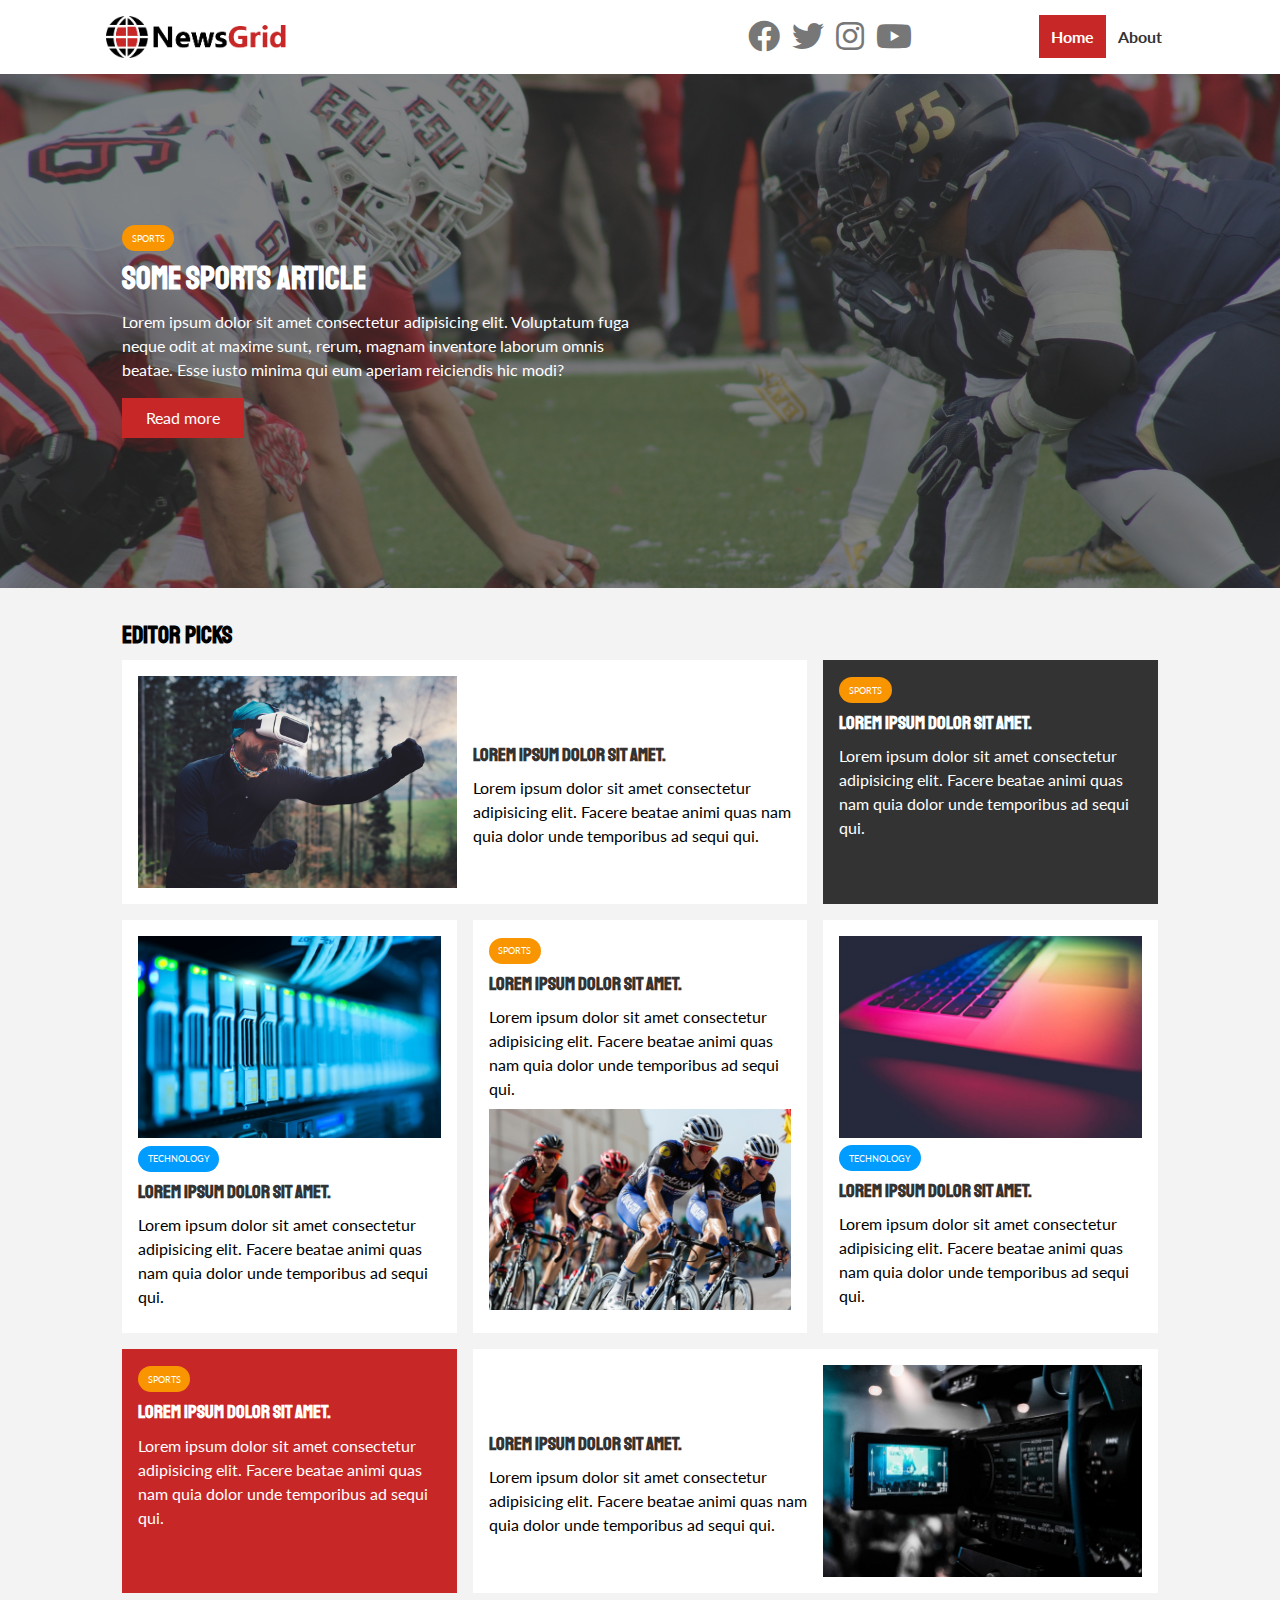
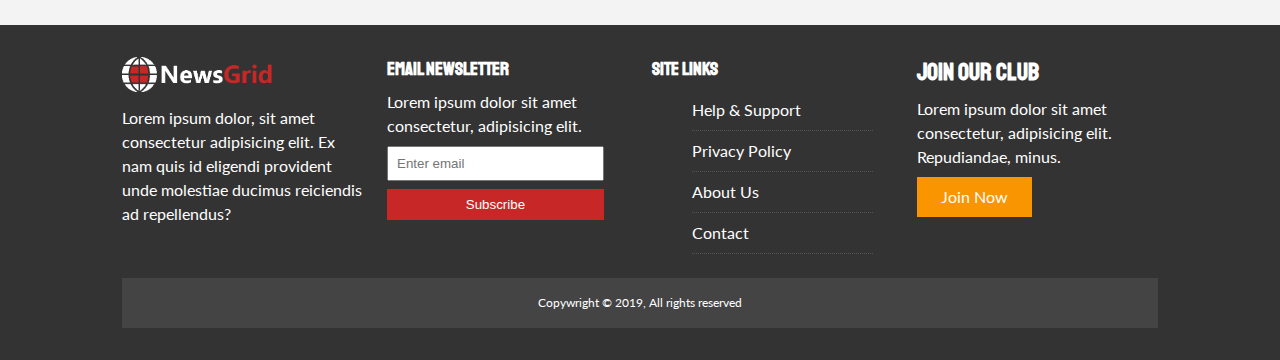
<file: index.html>
<!DOCTYPE html>
<html lang="en">
<head>
  <meta charset="UTF-8">
  <meta http-equiv="X-UA-Compatible" content="IE=edge">
  <meta name="viewport" content="width=device-width, initial-scale=1.0">
  <!-- Using Font Awesome icons -->
  <link rel="stylesheet" href="//use.fontawesome.com/releases/v5.0.7/css/all.css">
  <!-- Using google fonts style cheats -->
  <link rel="preconnect" href="https://fonts.googleapis.com">
  <link rel="preconnect" href="https://fonts.gstatic.com" crossorigin>
  <link href="https://fonts.googleapis.com/css2?family=Lato:wght@100&family=Staatliches&display=swap" rel="stylesheet">
  <!-- Our local CSS -->
  <link rel="stylesheet" href="css/style.css">
  <link rel="stylesheet" media = "screen and (max-width: 768px)" href="css/mobile.css">
  <!-- Using favicon tool -->
  <link rel="shortcut icon" type="image_resources/x-icon" href="favicon.ico">
  <title>Newsgrid Latest news</title>
</head>
<body>
  <nav id="main-nav">
    <div class="container">
      <img src="image_resources/logo.png" alt="Newsgrid" class="logo">
      <div class="social">
        <!-- _blank target opens the website in new tab, clas fa-2x makes the icon 2 imes larger -->
        <a href="http://facebook.com" target="_blank"><i class="fab fa-facebook fa-2x"></i></a>
        <a href="http://twitter.com" target="_blank"><i class="fab fa-twitter fa-2x"></i></a>
        <a href="http://instagram.com" target="_blank"><i class="fab fa-instagram fa-2x"></i></a>
        <a href="http://youtube.com" target="_blank"><i class="fab fa-youtube fa-2x"></i></a>
      </div>
      <ul>
        <li><a href="index.html" class="current">Home</a></li>
        <li><a href="about.html">About</a></li>
      </ul>
    </div>
  </nav>
  <!-- Showcase -->
  <header id="showcase">
    <div class="container">
      <div class="showcase-container">
        <div class="showcase-content">
          <div class="category category-sports">Sports</div>
          <h1>Some Sports Article</h1>
          <p>Lorem ipsum dolor sit amet consectetur adipisicing elit. Voluptatum fuga neque odit at maxime sunt, rerum, magnam inventore laborum omnis beatae. Esse iusto minima qui eum aperiam reiciendis hic modi?</p>
          <a href="article.html" class="btn btn-primary">Read more</a>
        </div>
      </div>
    </div>
  </header>
  <!-- Home Articles -->
  <section id="home-articles" class="py-2">
    <div class="container">
    <h2>Editor Picks</h2>
    <div class="articles-container">
      <article class="card">
        <img src="./image_resources/articles/ent1.jpg" alt="">
        <div>
          <div class="category category-ent">Entertainment</div>
          <h3><a href="article.html">Lorem ipsum dolor sit amet.</a></h3>
            <p>Lorem ipsum dolor sit amet consectetur adipisicing elit. Facere beatae animi quas nam quia dolor unde temporibus ad sequi qui.</p>
        </div>
      </article>
      <article class="card bg-dark">
          <div class="category category-sports">Sports</div>
          <h3><a href="article.html">Lorem ipsum dolor sit amet.</a></h3>
            <p>Lorem ipsum dolor sit amet consectetur adipisicing elit. Facere beatae animi quas nam quia dolor unde temporibus ad sequi qui.</p>
      </article>
      <article class="card">
        <img src="./image_resources/articles/tech1.jpg" alt="">
          <div class="category category-tech">Technology</div>
          <h3><a href="article.html">Lorem ipsum dolor sit amet.</a></h3>
            <p>Lorem ipsum dolor sit amet consectetur adipisicing elit. Facere beatae animi quas nam quia dolor unde temporibus ad sequi qui.</p>
      </article>
      <article class="card">
        <div class="category category-sports">Sports</div>
        <h3><a href="article.html">Lorem ipsum dolor sit amet.</a></h3>
        <p>Lorem ipsum dolor sit amet consectetur adipisicing elit. Facere beatae animi quas nam quia dolor unde temporibus ad sequi qui.</p>
        <img src="./image_resources/articles/sports1.jpg" alt="">
      </article>
      <article class="card">
        <img src="./image_resources/articles/tech2.jpg" alt="">
          <div class="category category-tech">Technology</div>
          <h3><a href="article.html">Lorem ipsum dolor sit amet.</a></h3>
            <p>Lorem ipsum dolor sit amet consectetur adipisicing elit. Facere beatae animi quas nam quia dolor unde temporibus ad sequi qui.</p>
      </article>
      <article class="card bg-primary">
        <div class="category category-sports">Sports</div>
        <h3><a href="article.html">Lorem ipsum dolor sit amet.</a></h3>
          <p>Lorem ipsum dolor sit amet consectetur adipisicing elit. Facere beatae animi quas nam quia dolor unde temporibus ad sequi qui.</p>
    </article>
    <article class="card">
      <div>
        <div class="category category-ent">Entertainment</div>
        <h3><a href="article.html">Lorem ipsum dolor sit amet.</a></h3>
        <p>Lorem ipsum dolor sit amet consectetur adipisicing elit. Facere beatae animi quas nam quia dolor unde temporibus ad sequi qui.</p>
      </div>
      <img src="./image_resources/articles/ent2.jpg" alt="">
    </article>
    </div>
  </div>
  </section>
  <!-- Foooter -->
  <!-- py-2 class is for css padding targeting -->
  <footer id="main-footer" class="py-2">
    <div class="container footer-container">
      <div>
        <img src="image_resources/logo_light.png" alt="">
        <p>Lorem ipsum dolor, sit amet consectetur adipisicing elit. Ex nam quis id eligendi provident unde molestiae ducimus reiciendis ad repellendus?</p>
      </div>
      <div>
        <h3>Email Newsletter</h3>
        <p>Lorem ipsum dolor sit amet consectetur, adipisicing elit.</p>
        <form name="contact" method="POST" data-netlify="true">
          <input type="email" name="email" placeholder="Enter email">
          <input type="submit" value="Subscribe" class="btn btn-primary">
        </form>
      </div>
      <div>
        <h3>Site links</h3>
        <ul class="list">
          <li><a href="#">Help & Support</a></li>
          <li><a href="#">Privacy Policy</a></li>
          <li><a href="#">About Us</a></li>
          <li><a href="#">Contact</a></li>
        </ul>
      </div>
      <div>
        <h2>Join Our Club</h2>
        <p>Lorem ipsum dolor sit amet consectetur, adipisicing elit. Repudiandae, minus.</p>
        <a href="#" class="btn btn-secondary">Join Now</a>
      </div>
      <div>
        <p>Copywright &copy; 2019, All rights reserved</p>
      </div>
    </div>
  </footer>
</body>
</html>
</file>
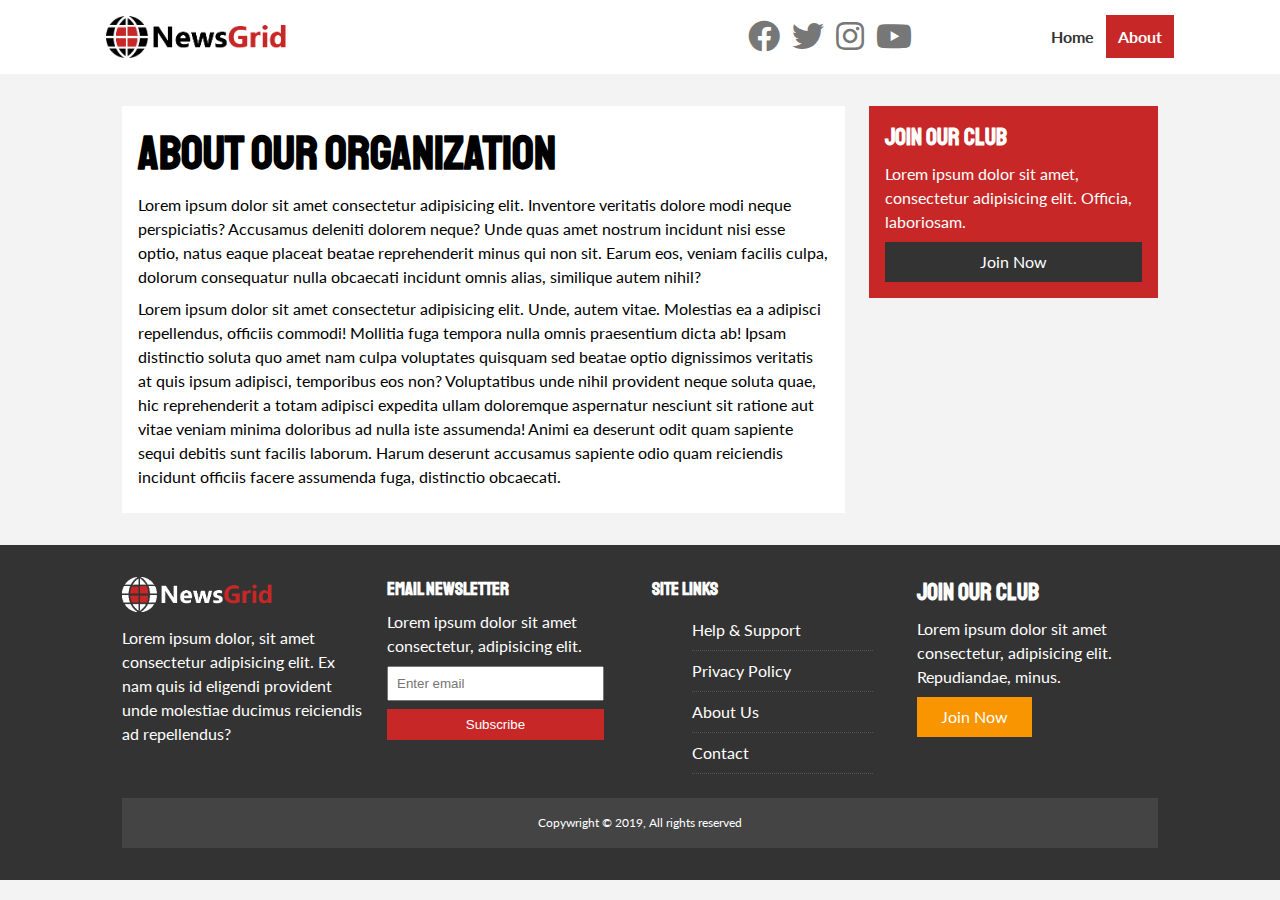
<file: about.html>
<!DOCTYPE html>
<html lang="en">
<head>
  <!-- Test comment -->
  <meta charset="UTF-8">
  <meta http-equiv="X-UA-Compatible" content="IE=edge">
  <meta name="viewport" content="width=device-width, initial-scale=1.0">
  <!-- Using Font Awesome icons -->
  <link rel="stylesheet" href="//use.fontawesome.com/releases/v5.0.7/css/all.css">
  <!-- Using google fonts style cheats -->
  <link rel="preconnect" href="https://fonts.googleapis.com">
  <link rel="preconnect" href="https://fonts.gstatic.com" crossorigin>
  <link href="https://fonts.googleapis.com/css2?family=Lato:wght@100&family=Staatliches&display=swap" rel="stylesheet">
  <!-- Our local CSS -->
  <link rel="stylesheet" href="css/style.css">
  <link rel="stylesheet" media = "screen and (max-width: 768px)" href="css/mobile.css">
  <!-- Using favicon tool -->
  <link rel="shortcut icon" type="image_resources/x-icon" href="favicon.ico">
  <title>About</title>
</head>
<body>
  <nav id="main-nav">
    <div class="container">
      <img src="image_resources/logo.png" alt="Newsgrid" class="logo">
      <div class="social">
        <!-- _blank target opens the website in new tab, clas fa-2x makes the icon 2 imes larger -->
        <a href="http://facebook.com" target="_blank"><i class="fab fa-facebook fa-2x"></i></a>
        <a href="http://twitter.com" target="_blank"><i class="fab fa-twitter fa-2x"></i></a>
        <a href="http://instagram.com" target="_blank"><i class="fab fa-instagram fa-2x"></i></a>
        <a href="http://youtube.com" target="_blank"><i class="fab fa-youtube fa-2x"></i></a>
      </div>
      <ul>
        <li><a href="index.html" >Home</a></li>
        <li><a href="index.html" class="current">About</a></li>
      </ul>
    </div>
  </nav>

  <section id="about">
    <div class="container">
      <div class="page-container">
        <article class="card">
          <h1 class="l-heading">About our organization</h1>
          <p>Lorem ipsum dolor sit amet consectetur adipisicing elit. Inventore veritatis dolore modi neque perspiciatis? Accusamus deleniti dolorem neque? Unde quas amet nostrum incidunt nisi esse optio, natus eaque placeat beatae reprehenderit minus qui non sit. Earum eos, veniam facilis culpa, dolorum consequatur nulla obcaecati incidunt omnis alias, similique autem nihil?</p>
          <p>Lorem ipsum dolor sit amet consectetur adipisicing elit. Unde, autem vitae. Molestias ea a adipisci repellendus, officiis commodi! Mollitia fuga tempora nulla omnis praesentium dicta ab! Ipsam distinctio soluta quo amet nam culpa voluptates quisquam sed beatae optio dignissimos veritatis at quis ipsum adipisci, temporibus eos non? Voluptatibus unde nihil provident neque soluta quae, hic reprehenderit a totam adipisci expedita ullam doloremque aspernatur nesciunt sit ratione aut vitae veniam minima doloribus ad nulla iste assumenda! Animi ea deserunt odit quam sapiente sequi debitis sunt facilis laborum. Harum deserunt accusamus sapiente odio quam reiciendis incidunt officiis facere assumenda fuga, distinctio obcaecati.</p>
        </article>
        <aside class="card bg-primary">
          <h2>Join our club</h2>
          <p>Lorem ipsum dolor sit amet, consectetur adipisicing elit. Officia, laboriosam.</p>
          <a href="#" class="btn btn-dark btn-block">Join Now</a>
        </aside>
      </div>
    </div>
  </section>
 
  <!-- Foooter -->
  <!-- py-2 class is for css padding targeting -->
  <footer id="main-footer" class="py-2">
    <div class="container footer-container">
      <div>
        <img src="image_resources/logo_light.png" alt="">
        <p>Lorem ipsum dolor, sit amet consectetur adipisicing elit. Ex nam quis id eligendi provident unde molestiae ducimus reiciendis ad repellendus?</p>
      </div>
      <div>
        <h3>Email Newsletter</h3>
        <p>Lorem ipsum dolor sit amet consectetur, adipisicing elit.</p>
        <form name="contact" method="POST" data-netlify="true">
          <input type="email" name="email" placeholder="Enter email">
          <input type="submit" value="Subscribe" class="btn btn-primary">
        </form>
      </div>
      <div>
        <h3>Site links</h3>
        <ul class="list">
          <li><a href="#">Help & Support</a></li>
          <li><a href="#">Privacy Policy</a></li>
          <li><a href="#">About Us</a></li>
          <li><a href="#">Contact</a></li>
        </ul>
      </div>
      <div>
        <h2>Join Our Club</h2>
        <p>Lorem ipsum dolor sit amet consectetur, adipisicing elit. Repudiandae, minus.</p>
        <a href="#" class="btn btn-secondary">Join Now</a>
      </div>
      <div>
        <p>Copywright &copy; 2019, All rights reserved</p>
      </div>
    </div>
  </footer>
</body>
</html>
</file>
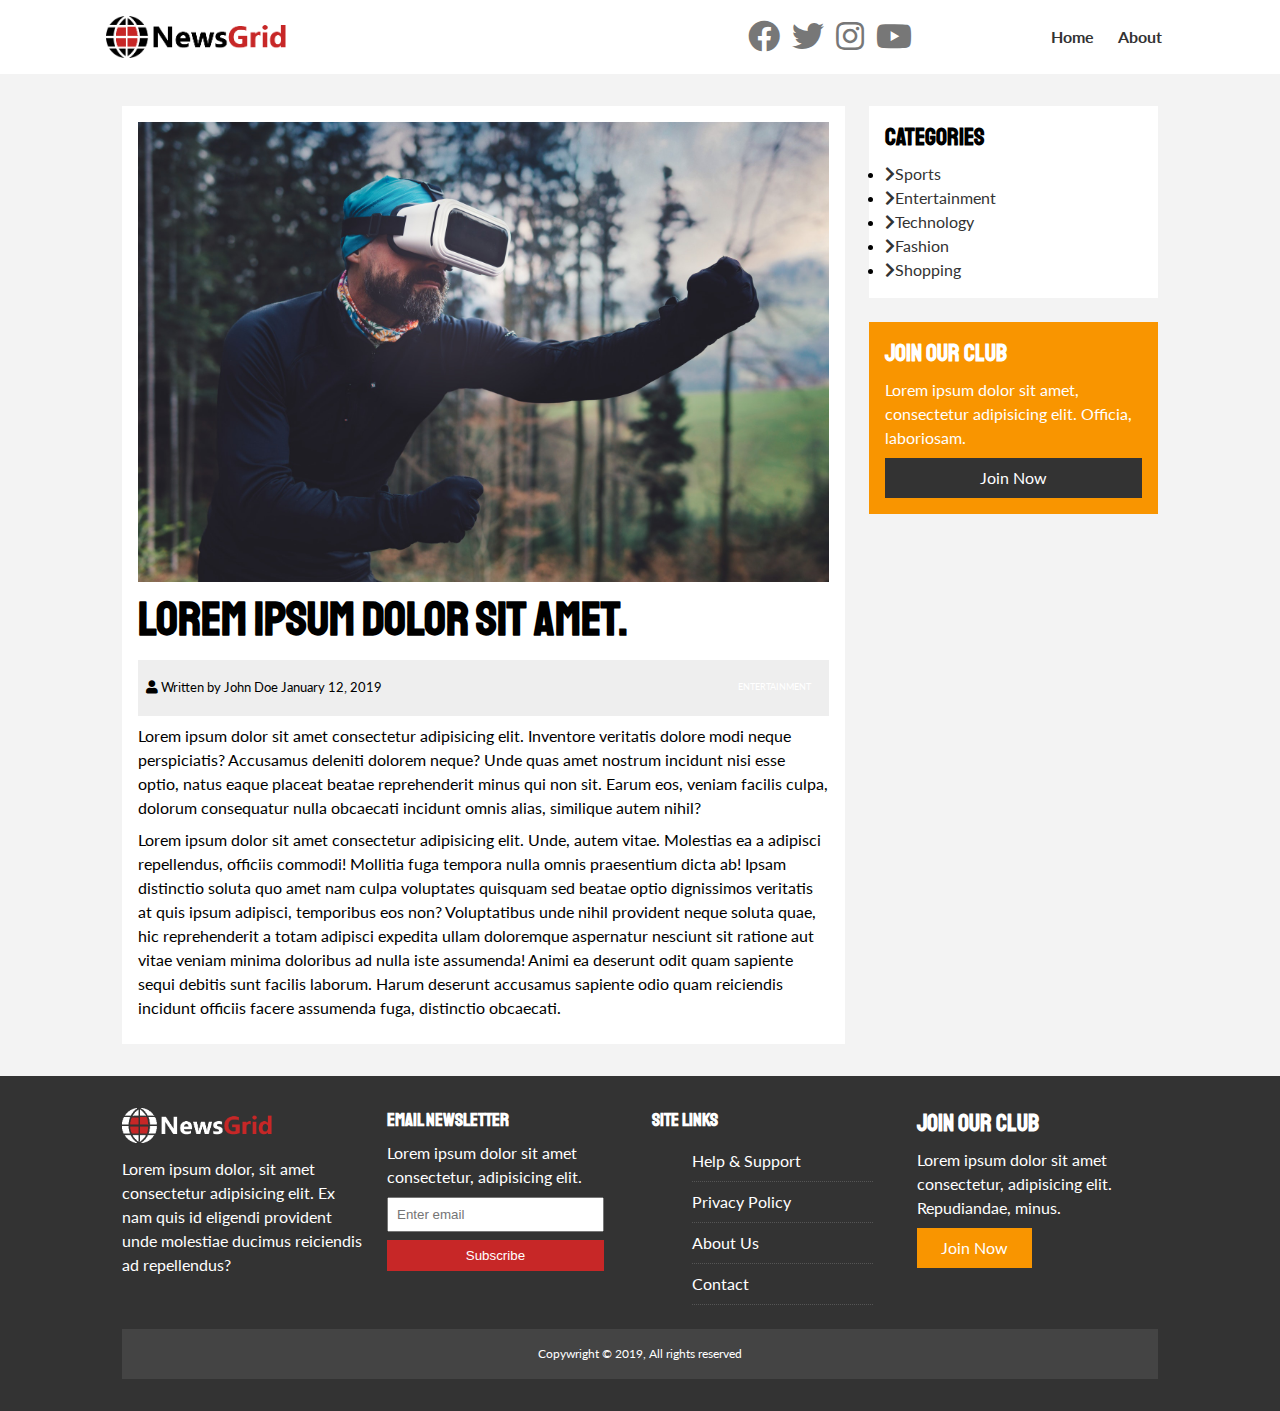
<file: article.html>
<!DOCTYPE html>
<html lang="en">
<head>
  <meta charset="UTF-8">
  <meta http-equiv="X-UA-Compatible" content="IE=edge">
  <meta name="viewport" content="width=device-width, initial-scale=1.0">
  <!-- Using Font Awesome icons -->
  <link rel="stylesheet" href="//use.fontawesome.com/releases/v5.0.7/css/all.css">
  <!-- Using google fonts style cheats -->
  <link rel="preconnect" href="https://fonts.googleapis.com">
  <link rel="preconnect" href="https://fonts.gstatic.com" crossorigin>
  <link href="https://fonts.googleapis.com/css2?family=Lato:wght@100&family=Staatliches&display=swap" rel="stylesheet">
  <!-- Our local CSS -->
  <link rel="stylesheet" href="css/style.css">
  <link rel="stylesheet" media = "screen and (max-width: 768px)" href="css/mobile.css">
  <!-- Using favicon tool -->
  <link rel="shortcut icon" type="image_resources/x-icon" href="favicon.ico">
  <title>Newsgrid | Latest news</title>
</head>
<body>
  <nav id="main-nav">
    <div class="container">
      <img src="image_resources/logo.png" alt="Newsgrid" class="logo">
      <div class="social">
        <!-- _blank target opens the website in new tab, clas fa-2x makes the icon 2 imes larger -->
        <a href="http://facebook.com" target="_blank"><i class="fab fa-facebook fa-2x"></i></a>
        <a href="http://twitter.com" target="_blank"><i class="fab fa-twitter fa-2x"></i></a>
        <a href="http://instagram.com" target="_blank"><i class="fab fa-instagram fa-2x"></i></a>
        <a href="http://youtube.com" target="_blank"><i class="fab fa-youtube fa-2x"></i></a>
      </div>
      <ul>
        <li><a href="index.html" >Home</a></li>
        <li><a href="index.html" >About</a></li>
      </ul>
    </div>
  </nav>
 
  <section id="article">
    <div class="container">
      <div class="page-container">
        <article class="card">
          <img src="image_resources/articles/ent1.jpg" alt="">
          <h1 class="l-heading">Lorem ipsum dolor sit amet.</h1>
          <div class="meta">
            <!-- Inline element, that will make text smaller -->
            <small>
              <i class="fas fa-user"></i> Written by John Doe January 12, 2019
            </small>
            <div class="category category-ent">Entertainment</div>
          </div>
          <p>Lorem ipsum dolor sit amet consectetur adipisicing elit. Inventore veritatis dolore modi neque perspiciatis? Accusamus deleniti dolorem neque? Unde quas amet nostrum incidunt nisi esse optio, natus eaque placeat beatae reprehenderit minus qui non sit. Earum eos, veniam facilis culpa, dolorum consequatur nulla obcaecati incidunt omnis alias, similique autem nihil?</p>
          <p>Lorem ipsum dolor sit amet consectetur adipisicing elit. Unde, autem vitae. Molestias ea a adipisci repellendus, officiis commodi! Mollitia fuga tempora nulla omnis praesentium dicta ab! Ipsam distinctio soluta quo amet nam culpa voluptates quisquam sed beatae optio dignissimos veritatis at quis ipsum adipisci, temporibus eos non? Voluptatibus unde nihil provident neque soluta quae, hic reprehenderit a totam adipisci expedita ullam doloremque aspernatur nesciunt sit ratione aut vitae veniam minima doloribus ad nulla iste assumenda! Animi ea deserunt odit quam sapiente sequi debitis sunt facilis laborum. Harum deserunt accusamus sapiente odio quam reiciendis incidunt officiis facere assumenda fuga, distinctio obcaecati.</p>
        </article>
        <aside id="categories" class="card">
          <h2>Categories</h2>
          <li><a href="#"><i class="fas fa-chevron-right"></i>Sports</a></li>
          <li><a href="#"><i class="fas fa-chevron-right"></i>Entertainment</a></li>
          <li><a href="#"><i class="fas fa-chevron-right"></i>Technology</a></li>
          <li><a href="#"><i class="fas fa-chevron-right"></i>Fashion</a></li>
          <li><a href="#"><i class="fas fa-chevron-right"></i>Shopping</a></li>
        </aside>
        <aside class="card bg-secondary">
          <h2>Join our club</h2>
          <p>Lorem ipsum dolor sit amet, consectetur adipisicing elit. Officia, laboriosam.</p>
          <a href="#" class="btn btn-dark btn-block">Join Now</a>
        </aside>
      </div>
    </div>
  </section>
 
  <!-- Foooter -->
  <!-- py-2 class is for css padding targeting -->
  <footer id="main-footer" class="py-2">
    <div class="container footer-container">
      <div>
        <img src="image_resources/logo_light.png" alt="">
        <p>Lorem ipsum dolor, sit amet consectetur adipisicing elit. Ex nam quis id eligendi provident unde molestiae ducimus reiciendis ad repellendus?</p>
      </div>
      <div>
        <h3>Email Newsletter</h3>
        <p>Lorem ipsum dolor sit amet consectetur, adipisicing elit.</p>
        <form name="contact" method="POST" data-netlify="true">
          <input type="email" name="email" placeholder="Enter email">
          <input type="submit" value="Subscribe" class="btn btn-primary">
        </form>
      </div>
      <div>
        <h3>Site links</h3>
        <ul class="list">
          <li><a href="#">Help & Support</a></li>
          <li><a href="#">Privacy Policy</a></li>
          <li><a href="#">About Us</a></li>
          <li><a href="#">Contact</a></li>
        </ul>
      </div>
      <div>
        <h2>Join Our Club</h2>
        <p>Lorem ipsum dolor sit amet consectetur, adipisicing elit. Repudiandae, minus.</p>
        <a href="#" class="btn btn-secondary">Join Now</a>
      </div>
      <div>
        <p>Copywright &copy; 2019, All rights reserved</p>
      </div>
    </div>
  </footer>
</body>
</html>
</file>
<file: css/style.css>
:root {
  --primary-color: #c72727;
  --secondary-color: #f99500;
  --light-color: #f3f3f3;
  --dark-color: #333;
  --max-width: 1100px;
}

.category {
  --sports-color: #f99500;
  --ent-color: #a66be;
  --tech-color: #009cff;
}

* {
  margin: 0;
  margin: 0;
  box-sizing: border-box;
}

body {
  font-family: 'Lato', sans-serif;
  line-height: 1.5;
  background: var(--light-color);  
}

a {
  color: #333;
  text-decoration: none;
}

ul {
  list-style: none;
}

p {
  margin: 0.5rem 0;
}

img {
  width: 100%;
}

h1, h2, h3, h4, h5, h6 {
  font-family: 'Staatliches', cursive;
  margin-bottom: .55rem;
  line-height: 1.3;
}

/* Utility class */
.container {
  max-width: var(--max-width);
  margin: auto;
  padding: 0 2rem;
  overflow: hidden;
}

.category {
  display: inline-block;
  color: #fff;
  font-size: 0.55rem;
  text-transform: uppercase;
  padding: 0.4rem 0.6rem;
  border-radius: 15px;
  margin-bottom: 0.5rem;
}

.category-sports {
  background: var(--sports-color);
}
.category-etn {
  background: var(--etn-color);
}
.category-tech {
  background: var(--tech-color);
}

.btn {
  display: inline-block;
  border: none;
  background:var(--dark-color);
  color: #fff;
  padding: 0.5rem 1.5rem;
}

.btn-light {
  background: var(--light-color);
}
.btn-primary {
  background: var(--primary-color);
}
.btn-secondary {
  background: var(--secondary-color);
}

.btn:hover {
  opacity: 0.85;
}

.btn-block {
  display: block;
  width: 100%;
  text-align: center;
}

.list li {
  padding: 0.5rem 0;
  border-bottom: #555 dotted 1px;
  width: 90%;
}

/* Color text after hover */
li a:hover {
  color: var(--primary-color) !important;
}

/* Inner page for About page */
.page-container {
  display: grid;
  grid-template-columns: 5fr 2fr;
  margin: 2rem 0;
  grid-gap: 1.5rem;
}

.page-container > *:first-child {
  grid-row: 1/span 3;
}

.l-heading {
  font-size: 3rem;
}

/* Card classes */
.card {
  background: #fff;
  padding: 1rem;
}

.bg-dark {
  background: var(--dark-color);
  color: #fff;
}
.bg-primary {
  background: var(--primary-color);
  color: #fff;
}
.bg-secondary {
  background: var(--secondary-color);
  color: #fff;
}

.py-1 {
  padding: 1.5rem 0;
}
.py-2 {
  padding: 2rem 0;
}
.py-3 {
  padding: 3em 0;
}
.p-1 {
  padding: 1.5rem;
}
.p-2 {
  padding: 2rem;
}
.p-3 {
  padding: 3rem;
}

.bg-dark h1, .bg-dark h2, .bg-dark h3, .bg-dark a, .bg-primary h1, .bg-primary h2, .bg-primary h3, .bg-primary a,  .bg-secondary h1, .bg-secondary h2, .bg-secondary h3, .bg-secondary a {
  color: #fff;
}
/* Navigation */
#main-nav {
  background: #fff;
  position: sticky;
  top: 0;
  z-index: 2;
}

#main-nav .container {
  display: grid;
  grid-template-columns: 6fr 3fr 2fr;
  padding: 1rem;
  align-items: center;
}

#main-nav .logo {
  width: 180px;
}

#main-nav ul {
  justify-self: end;
  /* Setting as flex, because grid would be overkill */
  display: flex;
}

#main-nav ul li a {
  padding: 0.75rem;
  font-weight: bold;
}

#main-nav ul li a.current {
  background: var(--primary-color);
  color: #fff;
}

#main-nav ul li a:hover {
  background: var(--light-color);
  color: var(--dark-color);
}

#main-nav .social {
  justify-self: center;
}

#main-nav .social i {
  color: #777;
  margin-right: 0.5rem;
}

/* Showcase */
#showcase {
  color: #fff;
  background: #333;
  padding: 2rem;
  position: relative;
}

#showcase:before {
  content: '';
  background: url('../image_resources/featured.jpg') no-repeat center center/cover;
  position: absolute;
  top: 0;
  left: 0;
  width: 100%;
  height: 100%;
  opacity: 0.4;
}

#showcase .showcase-container {
  display: grid;
  grid-template-columns: repeat(2, 1fr);
  justify-content: center;
  align-items: center;
  height: 50vh;
}

#showcase .showcase-content {
  z-index: 1;
}

#showcase .showcase-content p{
  margin-bottom: 1rem;
}

/* Home Articles */
#home-articles .articles-container {
  display: grid;
  grid-template-columns: repeat(3, 1fr);
  grid-gap: 1rem;
}

/* Targeting ANY first child of the .articles-container */
#home-articles .articles-container > *:first-child, #home-articles .articles-container > *:last-child {
  display: grid;
  grid-template-columns: repeat(2, 1fr);
  grid-gap: 1rem;
  align-items: center;
  grid-column: 1 / span 2;
}

#home-articles .articles-container > *:last-child {
  grid-column: 2 / span 2;
}

/* Grid is great for box manipulation, flex is great for the inside elements */
#article .meta {
  display: flex;
  justify-content: space-between;
  align-items: center;
  background: #eee;
  padding: 0.5rem;

}

#article .meta .category {
  margin-top: 0.4rem;
}

/* Footer */
#main-footer {
  background: var(--dark-color);
  color: #fff;
}

#main-footer img {
  width: 150px;
} 

#main-footer a {
  color: #fff;
}

#main-footer .footer-container {
  display: grid;
  grid-template-columns: repeat(4, 1fr);
  grid-gap: 1.5rem;
}


#main-footer .footer-container > *:last-child {
  background: #444;
  grid-column: 1 / span 4;
  padding: 0.5rem;
  text-align: center;
  font-size: 0.75rem;
}

#main-footer .footer-container input[type = 'email'] {
  width: 90%;
  padding: 0.5rem;
  margin-bottom: 0.5rem;
}

#main-footer .footer-container input[type = 'submit'] {
  width: 90%;
}
</file>
<file: css/mobile.css>
/* Navigation - without social icons */
#main-nav .social {
  display: none;
}

#main-nav .container {
  grid-template-columns: 1fr;
  gap: 1.2rem;
}

/* Centering categories button */
#main-nav ul, .logo {
  justify-self: center;
}


#main-nav ul li a {
  padding: 0.50rem;
}

#home-articles .articles-container {
  grid-template-columns: repeat(2, 1fr);
}

#home-articles .articles-container > *:first-child, #home-articles .articles-container > *:last-child {
  /* setting single column articles for mobile view */
  grid-template-columns: 1fr;
  grid-column: 1;
}

@media(max-width: 600px) {
  /* 1 column grid items for mobile phones*/
  #showcase .showcase-container, #home-articles .articles-container, #main-footer .footer-container {
    grid-template-columns: 1fr;
  }

  /* We need to 'unspan' the footer */
  #main-footer .footer-container > *:last-child {
    grid-column: 1;
  }

  #main-footer .footer-container > *:first-child, #main-footer .footer-container > *:nth-child(2) {
    border-bottom: #444 dotted 1px;
    padding-bottom: 1rem;
  }

  .page-container {
    grid-template-columns: 1fr;
    text-align: center;
  }
  .page-container > *:first-child {
    grid-row: 1;
  }

  .l-heading {
    font-size: 2rem;
  }
}
</file>
